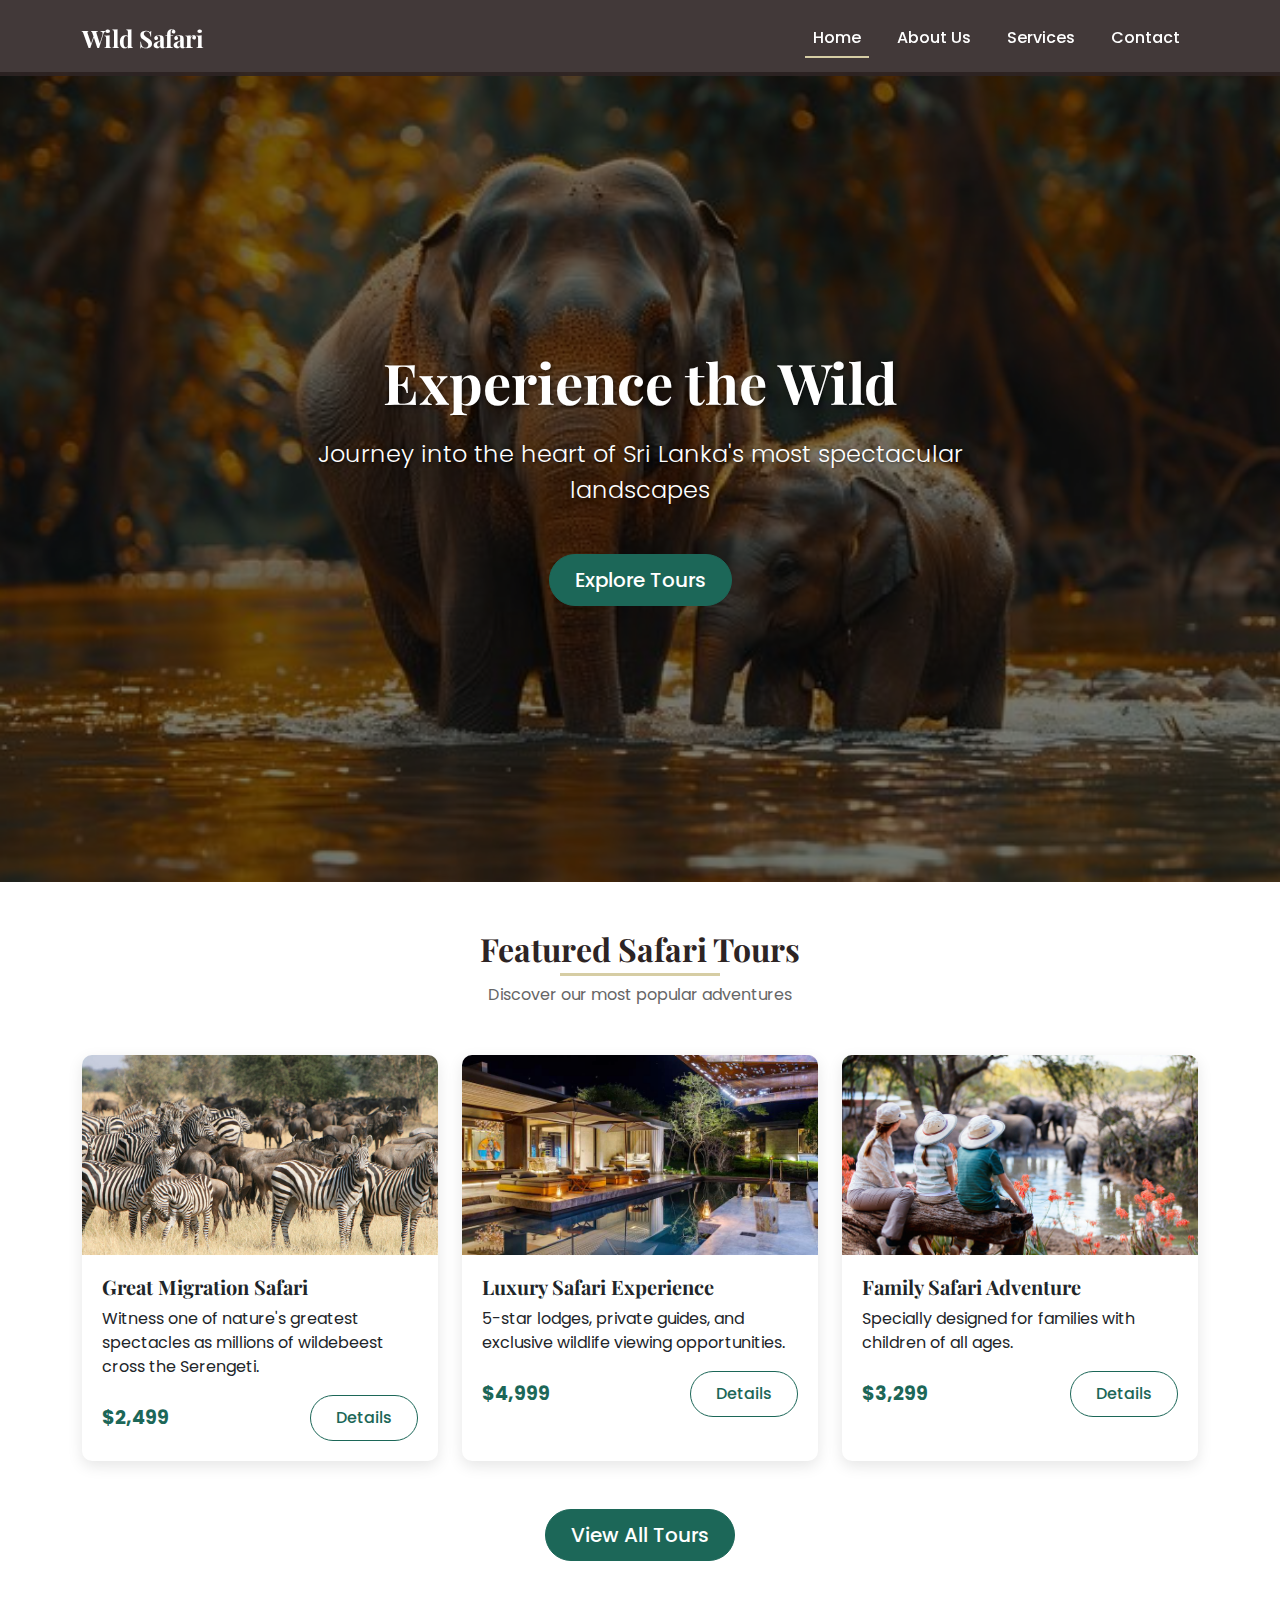
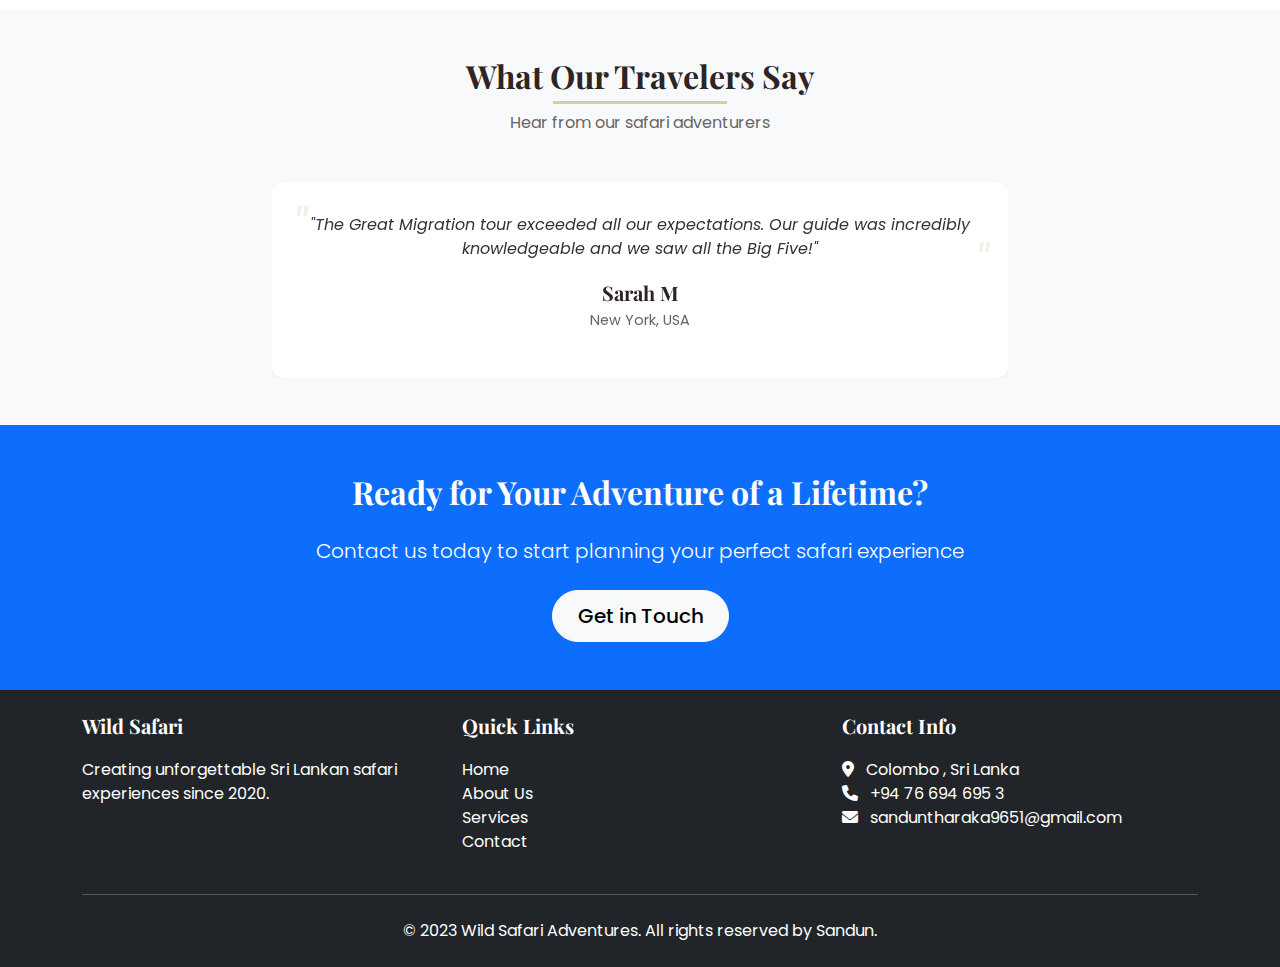
<file: index.html>
<!DOCTYPE html>
<html lang="en">
<head>
    <meta charset="UTF-8">
    <meta name="viewport" content="width=device-width, initial-scale=1.0">
    <title>Wild Safari Adventures</title>
    <link href="https://cdn.jsdelivr.net/npm/bootstrap@5.3.0/dist/css/bootstrap.min.css" rel="stylesheet">
    <link rel="stylesheet" href="https://cdnjs.cloudflare.com/ajax/libs/font-awesome/6.0.0/css/all.min.css">
    <link href="https://fonts.googleapis.com/css2?family=Playfair+Display:wght@700&family=Poppins:wght@400;500&display=swap" rel="stylesheet">
    <link rel="stylesheet" href="css/style.css">
</head>
<body>
    <!-- Navigation -->
    <nav class="navbar navbar-expand-lg navbar-dark fixed-top">
        <div class="container">
            <a class="navbar-brand" href="#">Wild Safari</a>
            <button class="navbar-toggler" type="button" data-bs-toggle="collapse" data-bs-target="#navbarNav">
                <span class="navbar-toggler-icon"></span>
            </button>
            <div class="collapse navbar-collapse" id="navbarNav">
                <ul class="navbar-nav ms-auto">
                    <li class="nav-item">
                        <a class="nav-link active" href="index.html">Home</a>
                    </li>
                    <li class="nav-item">
                        <a class="nav-link" href="about.html">About Us</a>
                    </li>
                    <li class="nav-item">
                        <a class="nav-link" href="services.html">Services</a>
                    </li>
                    <li class="nav-item">
                        <a class="nav-link" href="contact.html">Contact</a>
                    </li>
                </ul>
            </div>
        </div>
    </nav>

    <!-- Hero Section -->
    <header class="hero">
        <div class="hero-overlay"></div>
        <div class="hero-content text-center text-white">
            <h1 class="display-3 fw-bold">Experience the Wild</h1>
            <p class="lead">Journey into the heart of Sri Lanka's most spectacular landscapes</p>
            <a href="services.html" class="btn btn-primary btn-lg mt-3">Explore Tours</a>
        </div>
    </header>

    <!-- Featured Tours -->
    <section class="py-5">
        <div class="container">
            <div class="text-center mb-5">
                <h2 class="section-title">Featured Safari Tours</h2>
                <p class="section-subtitle">Discover our most popular adventures</p>
            </div>
            
            <div class="row g-4">
                <div class="col-md-4">
                    <div class="card tour-card h-100">
                        <img src="images/safari1.jpg" class="card-img-top" alt="Great Migration Safari">
                        <div class="card-body">
                            <h5 class="card-title">Great Migration Safari</h5>
                            <p class="card-text">Witness one of nature's greatest spectacles as millions of wildebeest cross the Serengeti.</p>
                            <div class="d-flex justify-content-between align-items-center">
                                <span class="price">$2,499</span>
                                <a href="#" class="btn btn-outline-primary">Details</a>
                            </div>
                        </div>
                    </div>
                </div>
                
                <div class="col-md-4">
                    <div class="card tour-card h-100">
                        <img src="images/safari4.jpg" class="card-img-top" alt="Luxury Safari Experience">
                        <div class="card-body">
                            <h5 class="card-title">Luxury Safari Experience</h5>
                            <p class="card-text">5-star lodges, private guides, and exclusive wildlife viewing opportunities.</p>
                            <div class="d-flex justify-content-between align-items-center">
                                <span class="price">$4,999</span>
                                <a href="#" class="btn btn-outline-primary">Details</a>
                            </div>
                        </div>
                    </div>
                </div>
                
                <div class="col-md-4">
                    <div class="card tour-card h-100">
                        <img src="images/safari3.jpg" class="card-img-top" alt="Family Safari Adventure">
                        <div class="card-body">
                            <h5 class="card-title">Family Safari Adventure</h5>
                            <p class="card-text">Specially designed for families with children of all ages.</p>
                            <div class="d-flex justify-content-between align-items-center">
                                <span class="price">$3,299</span>
                                <a href="#" class="btn btn-outline-primary">Details</a>
                            </div>
                        </div>
                    </div>
                </div>
            </div>
            
            <div class="text-center mt-5">
                <a href="services.html" class="btn btn-primary btn-lg">View All Tours</a>
            </div>
        </div>
    </section>

    <!-- Testimonials -->
    <section class="py-5 bg-light">
        <div class="container">
            <div class="text-center mb-5">
                <h2 class="section-title">What Our Travelers Say</h2>
                <p class="section-subtitle">Hear from our safari adventurers</p>
            </div>
            
            <div class="row">
                <div class="col-lg-8 mx-auto">
                    <div id="testimonialCarousel" class="carousel slide" data-bs-ride="carousel">
                        <div class="carousel-inner">
                            <div class="carousel-item active">
                                <div class="testimonial-item text-center">
                                    <div class="testimonial-content">
                                        <p>"The Great Migration tour exceeded all our expectations. Our guide was incredibly knowledgeable and we saw all the Big Five!"</p>
                                    </div>
                                    <div class="testimonial-author">
                                        <h5>Sarah M</h5>
                                        <p>New York, USA</p>
                                    </div>
                                </div>
                            </div>
                            <div class="carousel-item">
                                <div class="testimonial-item text-center">
                                    <div class="testimonial-content">
                                        <p>"Our family had the most amazing time. The kids loved every minute and we felt completely safe throughout."</p>
                                    </div>
                                    <div class="testimonial-author">
                                        <h5>Michael Chen</h5>
                                        <p>Toronto, Canada</p>
                                    </div>
                                </div>
                            </div>
                        </div>
                        <button class="carousel-control-prev" type="button" data-bs-target="#testimonialCarousel" data-bs-slide="prev">
                            <span class="carousel-control-prev-icon" aria-hidden="true"></span>
                        </button>
                        <button class="carousel-control-next" type="button" data-bs-target="#testimonialCarousel" data-bs-slide="next">
                            <span class="carousel-control-next-icon" aria-hidden="true"></span>
                        </button>
                    </div>
                </div>
            </div>
        </div>
    </section>

    <!-- Call to Action -->
    <section class="py-5 bg-primary text-white">
        <div class="container text-center">
            <h2 class="mb-4">Ready for Your Adventure of a Lifetime?</h2>
            <p class="lead mb-4">Contact us today to start planning your perfect safari experience</p>
            <a href="contact.html" class="btn btn-light btn-lg">Get in Touch</a>
        </div>
    </section>

    <!-- Footer -->
    <footer class="py-4 bg-dark text-white">
        <div class="container">
            <div class="row">
                <div class="col-md-4 mb-3 mb-md-0">
                    <h5>Wild Safari</h5>
                    <p>Creating unforgettable Sri Lankan safari experiences since 2020.</p>
                </div>
                <div class="col-md-4 mb-3 mb-md-0">
                    <h5>Quick Links</h5>
                    <ul class="list-unstyled">
                        <li><a href="index.html" class="text-white">Home</a></li>
                        <li><a href="about.html" class="text-white">About Us</a></li>
                        <li><a href="services.html" class="text-white">Services</a></li>
                        <li><a href="contact.html" class="text-white">Contact</a></li>
                    </ul>
                </div>
                <div class="col-md-4">
                    <h5>Contact Info</h5>
                    <ul class="list-unstyled">
                        <li><i class="fas fa-map-marker-alt me-2"></i> Colombo , Sri Lanka</li>
                        <li><i class="fas fa-phone me-2"></i> +94 76 694 695 3</li>
                        <li><i class="fas fa-envelope me-2"></i> sanduntharaka9651@gmail.com</li>
                    </ul>
                </div>
            </div>
            <hr class="my-4">
            <div class="text-center">
                <p class="mb-0">&copy; 2023 Wild Safari Adventures. All rights reserved by Sandun.</p>
            </div>
        </div>
    </footer>

    <script src="https://cdn.jsdelivr.net/npm/bootstrap@5.3.0/dist/js/bootstrap.bundle.min.js"></script>
    <script src="js/script.js"></script>
</body>
</html>
</file>
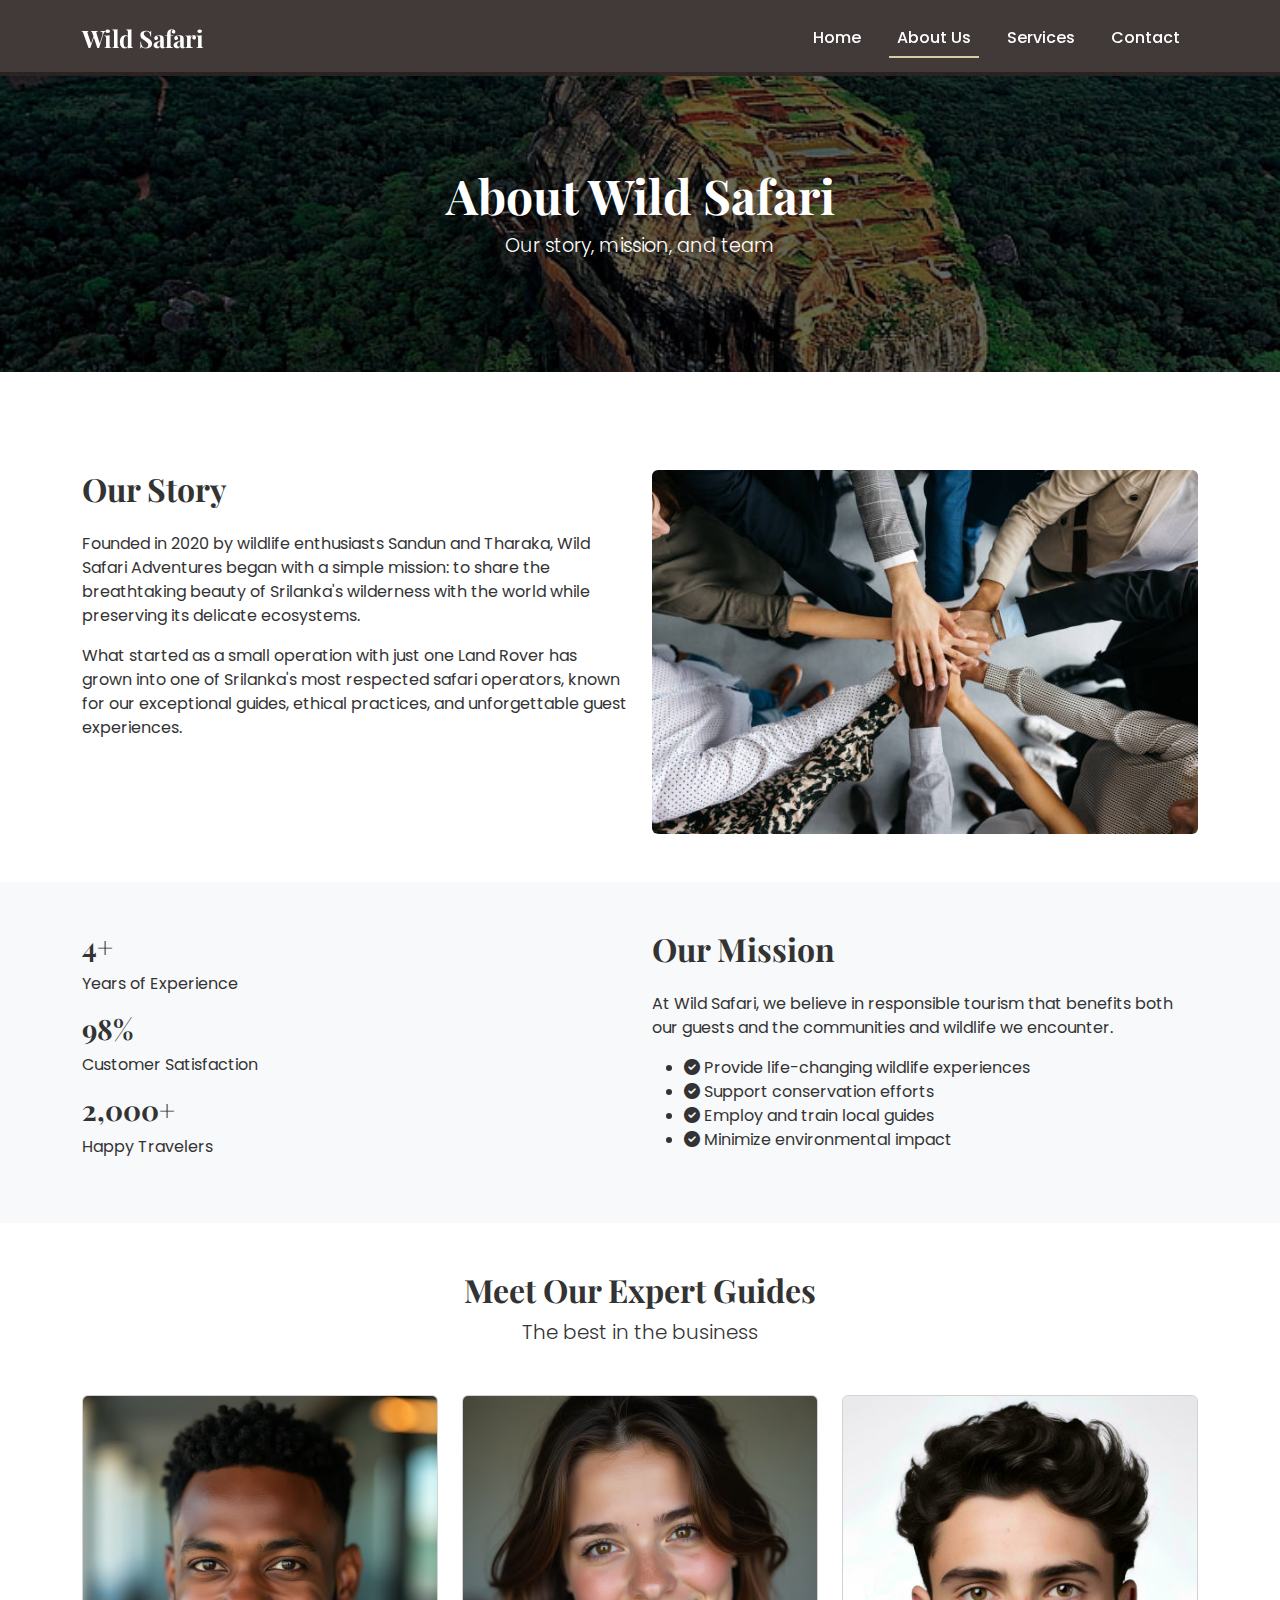
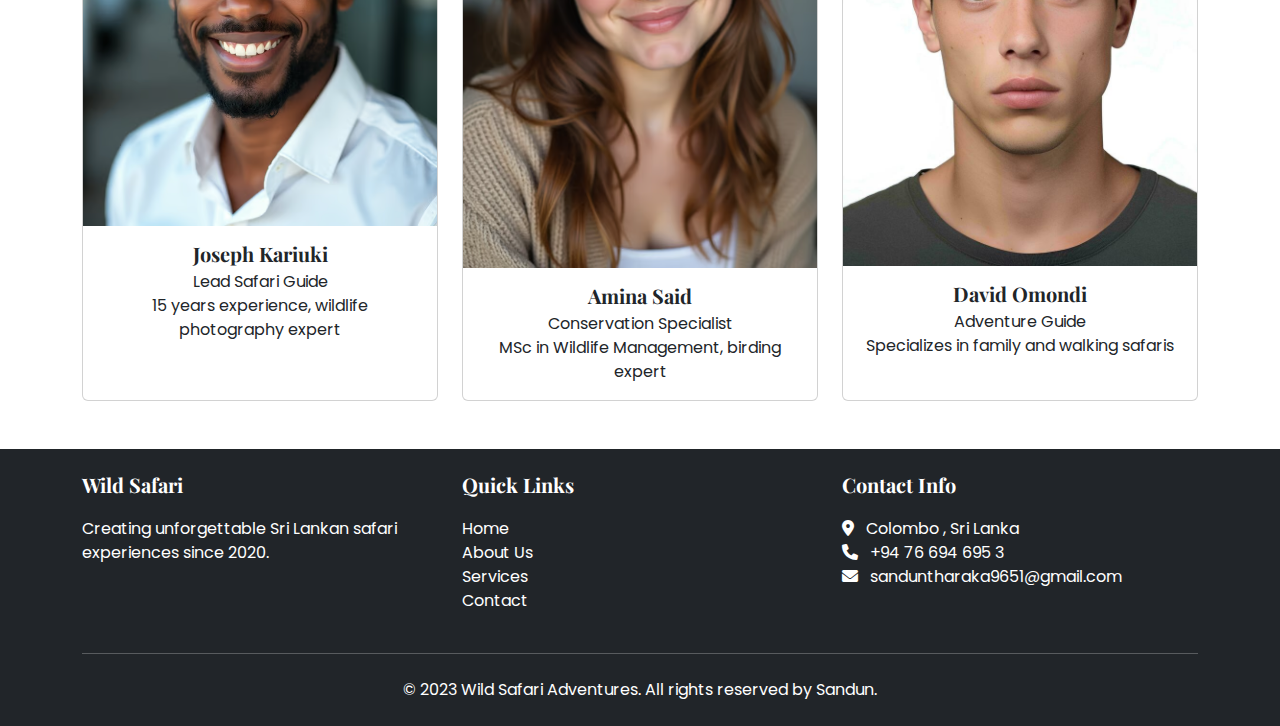
<file: about.html>
<!DOCTYPE html>
<html lang="en">
<head>
    <meta charset="UTF-8">
    <meta name="viewport" content="width=device-width, initial-scale=1.0">
    <title>About Us - Wild Safari Adventures</title>
    <link href="https://cdn.jsdelivr.net/npm/bootstrap@5.3.0/dist/css/bootstrap.min.css" rel="stylesheet">
    <link rel="stylesheet" href="https://cdnjs.cloudflare.com/ajax/libs/font-awesome/6.0.0/css/all.min.css">
    <link href="https://fonts.googleapis.com/css2?family=Playfair+Display:wght@700&family=Poppins:wght@400;500&display=swap" rel="stylesheet">
    <link rel="stylesheet" href="css/style.css">
</head>
<body>
    <!-- Navigation -->
    <nav class="navbar navbar-expand-lg navbar-dark fixed-top">
        <div class="container">
            <a class="navbar-brand" href="index.html">Wild Safari</a>
            <button class="navbar-toggler" type="button" data-bs-toggle="collapse" data-bs-target="#navbarNav">
                <span class="navbar-toggler-icon"></span>
            </button>
            <div class="collapse navbar-collapse" id="navbarNav">
                <ul class="navbar-nav ms-auto">
                    <li class="nav-item">
                        <a class="nav-link" href="index.html">Home</a>
                    </li>
                    <li class="nav-item">
                        <a class="nav-link active" href="about.html">About Us</a>
                    </li>
                    <li class="nav-item">
                        <a class="nav-link" href="services.html">Services</a>
                    </li>
                    <li class="nav-item">
                        <a class="nav-link" href="contact.html">Contact</a>
                    </li>
                </ul>
            </div>
        </div>
    </nav>

    <!-- Page Header -->
    <header class="page-header">
        <div class="container h-100">
            <div class="row h-100 align-items-center">
                <div class="col-12 text-center">
                    <h1>About Wild Safari</h1>
                    <p class="lead">Our story, mission, and team</p>
                </div>
            </div>
        </div>
    </header>

    <!-- About Content -->
    <section class="py-5">
        <div class="container">
            <div class="row">
                <div class="col-lg-6">
                    <h2 class="mb-4">Our Story</h2>
                    <p>Founded in 2020 by wildlife enthusiasts Sandun and Tharaka, Wild Safari Adventures began with a simple mission: to share the breathtaking beauty of Srilanka's wilderness with the world while preserving its delicate ecosystems.</p>
                    <p>What started as a small operation with just one Land Rover has grown into one of Srilanka's most respected safari operators, known for our exceptional guides, ethical practices, and unforgettable guest experiences.</p>
                </div>
                <div class="col-lg-6">
                    <img src="images/about.jpg" alt="Our Team" class="img-fluid rounded">
                </div>
            </div>
        </div>
    </section>

    <!-- Mission Section -->
    <section class="py-5 bg-light">
        <div class="container">
            <div class="row">
                <div class="col-lg-6 order-lg-2">
                    <h2 class="mb-4">Our Mission</h2>
                    <p>At Wild Safari, we believe in responsible tourism that benefits both our guests and the communities and wildlife we encounter.</p>
                    <ul class="mission-list">
                        <li><i class="fas fa-check-circle"></i> Provide life-changing wildlife experiences</li>
                        <li><i class="fas fa-check-circle"></i> Support conservation efforts</li>
                        <li><i class="fas fa-check-circle"></i> Employ and train local guides</li>
                        <li><i class="fas fa-check-circle"></i> Minimize environmental impact</li>
                    </ul>
                </div>
                <div class="col-lg-6 order-lg-1">
                    <div class="mission-image">
                        <div class="mission-stat">
                            <h3>4+</h3>
                            <p>Years of Experience</p>
                        </div>
                        <div class="mission-stat">
                            <h3>98%</h3>
                            <p>Customer Satisfaction</p>
                        </div>
                        <div class="mission-stat">
                            <h3>2,000+</h3>
                            <p>Happy Travelers</p>
                        </div>
                    </div>
                </div>
            </div>
        </div>
    </section>

    <!-- Team Section -->
    <section class="py-5">
        <div class="container">
            <div class="text-center mb-5">
                <h2>Meet Our Expert Guides</h2>
                <p class="lead">The best in the business</p>
            </div>
            
            <div class="row g-4">
                <div class="col-md-4">
                    <div class="card team-card h-100">
                        <img src="images/men1.jpg" class="card-img-top" alt="Guide">
                        <div class="card-body text-center">
                            <h5 class="card-title">Joseph Kariuki</h5>
                            <p class="card-subtitle">Lead Safari Guide</p>
                            <p class="card-text">15 years experience, wildlife photography expert</p>
                        </div>
                    </div>
                </div>
                
                <div class="col-md-4">
                    <div class="card team-card h-100">
                        <img src="images/women1.jpg" class="card-img-top" alt="Guide">
                        <div class="card-body text-center">
                            <h5 class="card-title">Amina Said</h5>
                            <p class="card-subtitle">Conservation Specialist</p>
                            <p class="card-text">MSc in Wildlife Management, birding expert</p>
                        </div>
                    </div>
                </div>
                
                <div class="col-md-4">
                    <div class="card team-card h-100">
                        <img src="images/men3.jpg" class="card-img-top" alt="Guide">
                        <div class="card-body text-center">
                            <h5 class="card-title">David Omondi</h5>
                            <p class="card-subtitle">Adventure Guide</p>
                            <p class="card-text">Specializes in family and walking safaris</p>
                        </div>
                    </div>
                </div>
            </div>
        </div>
    </section>

     <!-- Footer -->
     <footer class="py-4 bg-dark text-white">
        <div class="container">
            <div class="row">
                <div class="col-md-4 mb-3 mb-md-0">
                    <h5>Wild Safari</h5>
                    <p>Creating unforgettable Sri Lankan safari experiences since 2020.</p>
                </div>
                <div class="col-md-4 mb-3 mb-md-0">
                    <h5>Quick Links</h5>
                    <ul class="list-unstyled">
                        <li><a href="index.html" class="text-white">Home</a></li>
                        <li><a href="about.html" class="text-white">About Us</a></li>
                        <li><a href="services.html" class="text-white">Services</a></li>
                        <li><a href="contact.html" class="text-white">Contact</a></li>
                    </ul>
                </div>
                <div class="col-md-4">
                    <h5>Contact Info</h5>
                    <ul class="list-unstyled">
                        <li><i class="fas fa-map-marker-alt me-2"></i> Colombo , Sri Lanka</li>
                        <li><i class="fas fa-phone me-2"></i> +94 76 694 695 3</li>
                        <li><i class="fas fa-envelope me-2"></i> sanduntharaka9651@gmail.com</li>
                    </ul>
                </div>
            </div>
            <hr class="my-4">
            <div class="text-center">
                <p class="mb-0">&copy; 2023 Wild Safari Adventures. All rights reserved by Sandun.</p>
            </div>
        </div>
    </footer>

    <script src="https://cdn.jsdelivr.net/npm/bootstrap@5.3.0/dist/js/bootstrap.bundle.min.js"></script>
</body>
</html>
</file>
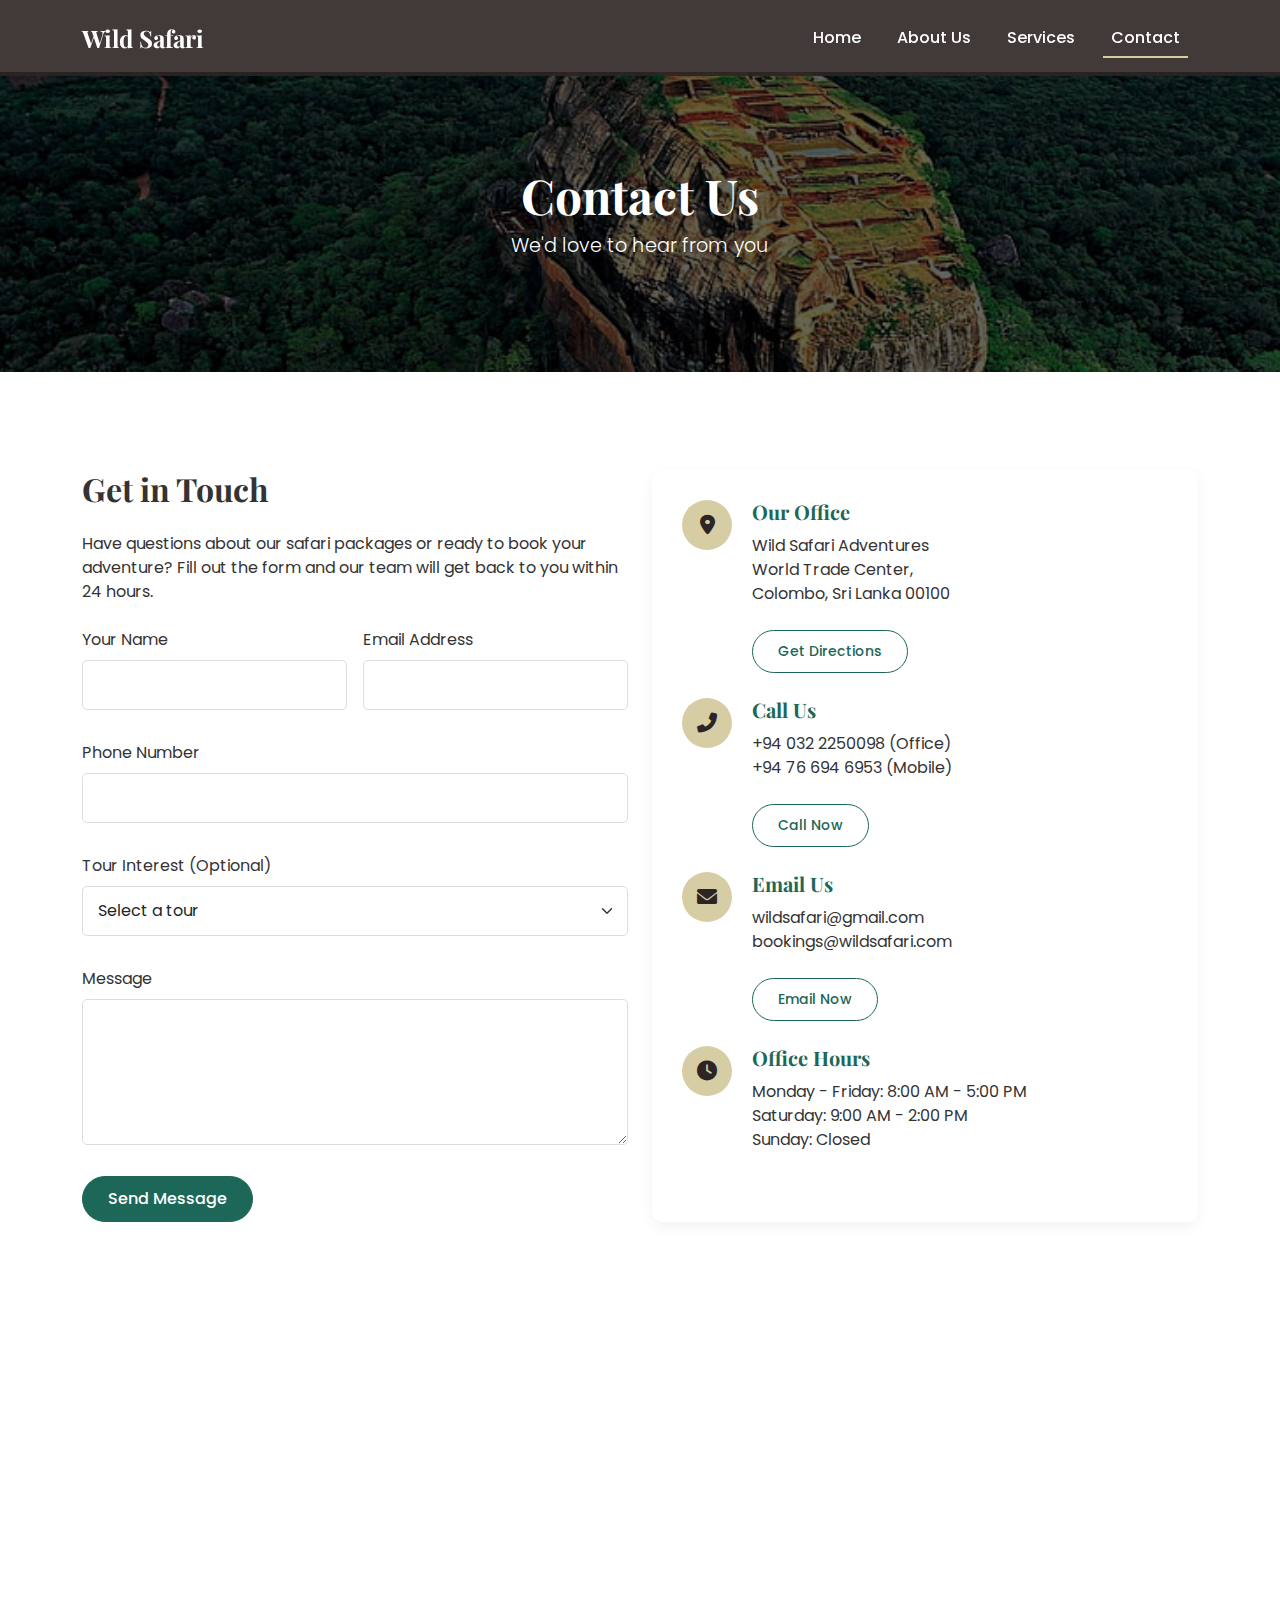
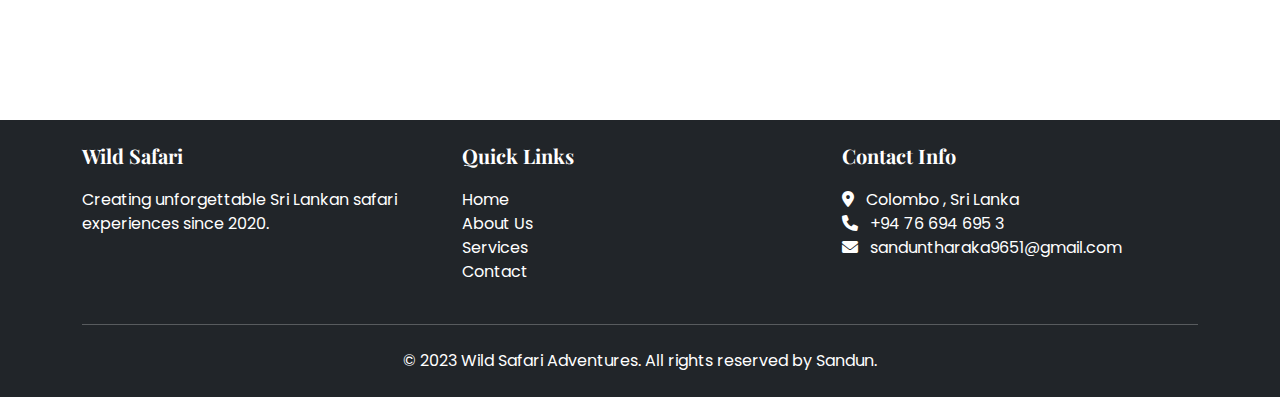
<file: contact.html>
<!DOCTYPE html>
<html lang="en">
<head>
    <meta charset="UTF-8">
    <meta name="viewport" content="width=device-width, initial-scale=1.0">
    <title>Contact Us - Wild Safari Adventures</title>
    <link href="https://cdn.jsdelivr.net/npm/bootstrap@5.3.0/dist/css/bootstrap.min.css" rel="stylesheet">
    <link rel="stylesheet" href="https://cdnjs.cloudflare.com/ajax/libs/font-awesome/6.0.0/css/all.min.css">
    <link href="https://fonts.googleapis.com/css2?family=Playfair+Display:wght@700&family=Poppins:wght@400;500&display=swap" rel="stylesheet">
    <link rel="stylesheet" href="css/style.css">
</head>
<body>
    <!-- Navigation -->
    <nav class="navbar navbar-expand-lg navbar-dark fixed-top">
        <div class="container">
            <a class="navbar-brand" href="index.html">Wild Safari</a>
            <button class="navbar-toggler" type="button" data-bs-toggle="collapse" data-bs-target="#navbarNav">
                <span class="navbar-toggler-icon"></span>
            </button>
            <div class="collapse navbar-collapse" id="navbarNav">
                <ul class="navbar-nav ms-auto">
                    <li class="nav-item">
                        <a class="nav-link" href="index.html">Home</a>
                    </li>
                    <li class="nav-item">
                        <a class="nav-link" href="about.html">About Us</a>
                    </li>
                    <li class="nav-item">
                        <a class="nav-link" href="services.html">Services</a>
                    </li>
                    <li class="nav-item">
                        <a class="nav-link active" href="contact.html">Contact</a>
                    </li>
                </ul>
            </div>
        </div>
    </nav>

    <!-- Page Header -->
    <header class="page-header">
        <div class="container h-100">
            <div class="row h-100 align-items-center">
                <div class="col-12 text-center">
                    <h1>Contact Us</h1>
                    <p class="lead">We'd love to hear from you</p>
                </div>
            </div>
        </div>
    </header>

    <!-- Contact Section -->
    <section class="py-5">
        <div class="container">
            <div class="row g-4">
                <div class="col-lg-6">
                    <h2 class="mb-4">Get in Touch</h2>
                    <p>Have questions about our safari packages or ready to book your adventure? Fill out the form and our team will get back to you within 24 hours.</p>
                    
                    <form id="contactForm" class="mt-4" netlify>
                        <div class="row g-3">
                            <div class="col-md-6">
                                <label for="name" class="form-label">Your Name</label>
                                <input type="text" class="form-control" id="name" name="name" required>
                            </div>
                            <div class="col-md-6">
                                <label for="email" class="form-label">Email Address</label>
                                <input type="email" class="form-control" id="email" name="email" required>
                            </div>
                            <div class="col-12">
                                <label for="phone" class="form-label">Phone Number</label>
                                <input type="tel" class="form-control" id="phone" name="phone">
                            </div>
                            <div class="col-12">
                                <label for="tour" class="form-label">Tour Interest (Optional)</label>
                                <select class="form-select" id="tour" name="tour">
                                    <option value="">Select a tour</option>
                                    <option value="Classic Safari">Classic Safari</option>
                                    <option value="Luxury Safari">Luxury Safari</option>
                                    <option value="Family Safari">Family Safari</option>
                                    <option value="Photography Safari">Photography Safari</option>
                                    <option value="Other">Other</option>
                                </select>
                            </div>
                            <div class="col-12">
                                <label for="message" class="form-label">Message</label>
                                <textarea class="form-control" id="message" name="message" rows="5" required></textarea>
                            </div>
                            <div class="col-12">
                                <button type="submit" class="btn btn-primary">Send Message</button>
                            </div>
                        </div>
                    </form>
                </div>
                
                <div class="col-lg-6">
                    <div class="contact-info">
                        <div class="contact-item">
                            <div class="contact-icon">
                                <i class="fas fa-map-marker-alt"></i>
                            </div>
                            <div class="contact-details">
                                <h5>Our Office</h5>
                                <p>Wild Safari Adventures<br>
                                World Trade Center,<br>
                                Colombo, Sri Lanka 00100</p>
                                <a href="#" class="btn btn-sm btn-outline-primary mt-2">Get Directions</a>
                            </div>
                        </div>
                        
                        <div class="contact-item">
                            <div class="contact-icon">
                                <i class="fas fa-phone-alt"></i>
                            </div>
                            <div class="contact-details">
                                <h5>Call Us</h5>
                                <p>+94 032 2250098 (Office)<br>
                                +94 76 694 6953 (Mobile)</p>
                                <a href="tel:+94766946953" class="btn btn-sm btn-outline-primary mt-2">Call Now</a>
                            </div>
                        </div>
                        
                        <div class="contact-item">
                            <div class="contact-icon">
                                <i class="fas fa-envelope"></i>
                            </div>
                            <div class="contact-details">
                                <h5>Email Us</h5>
                                <p>wildsafari@gmail.com<br>
                                bookings@wildsafari.com</p>
                                <a href="mailto:info@wildsafari.com" class="btn btn-sm btn-outline-primary mt-2">Email Now</a>
                            </div>
                        </div>
                        
                        <div class="contact-item">
                            <div class="contact-icon">
                                <i class="fas fa-clock"></i>
                            </div>
                            <div class="contact-details">
                                <h5>Office Hours</h5>
                                <p>Monday - Friday: 8:00 AM - 5:00 PM<br>
                                Saturday: 9:00 AM - 2:00 PM<br>
                                Sunday: Closed</p>
                            </div>
                        </div>
                    </div>
                </div>
            </div>
        </div>
    </section>

    <!-- Map Section -->
    <section class="map-section">
        <div class="container-fluid p-0">
            <div class="map-container">
                <iframe src="https://www.google.com/maps/embed?pb=!1m18!1m12!1m3!1d63311.11656270213!2d79.84155722220898!3d6.9270788!2m3!1f0!2f0!3f0!3m2!1i1024!2i768!4f13.1!3m3!1m2!1s0x3ae2593a07d6c0e5%3A0xa164b5a6aa02c6cd!2sColombo!5e0!3m2!1sen!2slk!4v1620000000000!5m2!1sen!2slk" width="600" height="450" style="border:0;" allowfullscreen="" loading="lazy"></iframe>
            </div>
        </div>
    </section>

  <!-- Footer -->
  <footer class="py-4 bg-dark text-white">
    <div class="container">
        <div class="row">
            <div class="col-md-4 mb-3 mb-md-0">
                <h5>Wild Safari</h5>
                <p>Creating unforgettable Sri Lankan safari experiences since 2020.</p>
            </div>
            <div class="col-md-4 mb-3 mb-md-0">
                <h5>Quick Links</h5>
                <ul class="list-unstyled">
                    <li><a href="index.html" class="text-white">Home</a></li>
                    <li><a href="about.html" class="text-white">About Us</a></li>
                    <li><a href="services.html" class="text-white">Services</a></li>
                    <li><a href="contact.html" class="text-white">Contact</a></li>
                </ul>
            </div>
            <div class="col-md-4">
                <h5>Contact Info</h5>
                <ul class="list-unstyled">
                    <li><i class="fas fa-map-marker-alt me-2"></i> Colombo , Sri Lanka</li>
                    <li><i class="fas fa-phone me-2"></i> +94 76 694 695 3</li>
                    <li><i class="fas fa-envelope me-2"></i> sanduntharaka9651@gmail.com</li>
                </ul>
            </div>
        </div>
        <hr class="my-4">
        <div class="text-center">
            <p class="mb-0">&copy; 2023 Wild Safari Adventures. All rights reserved by Sandun.</p>
        </div>
    </div>
</footer>

    <script src="https://cdn.jsdelivr.net/npm/bootstrap@5.3.0/dist/js/bootstrap.bundle.min.js"></script>
    <script src="js/script.js"></script>
</body>
</html>
</file>
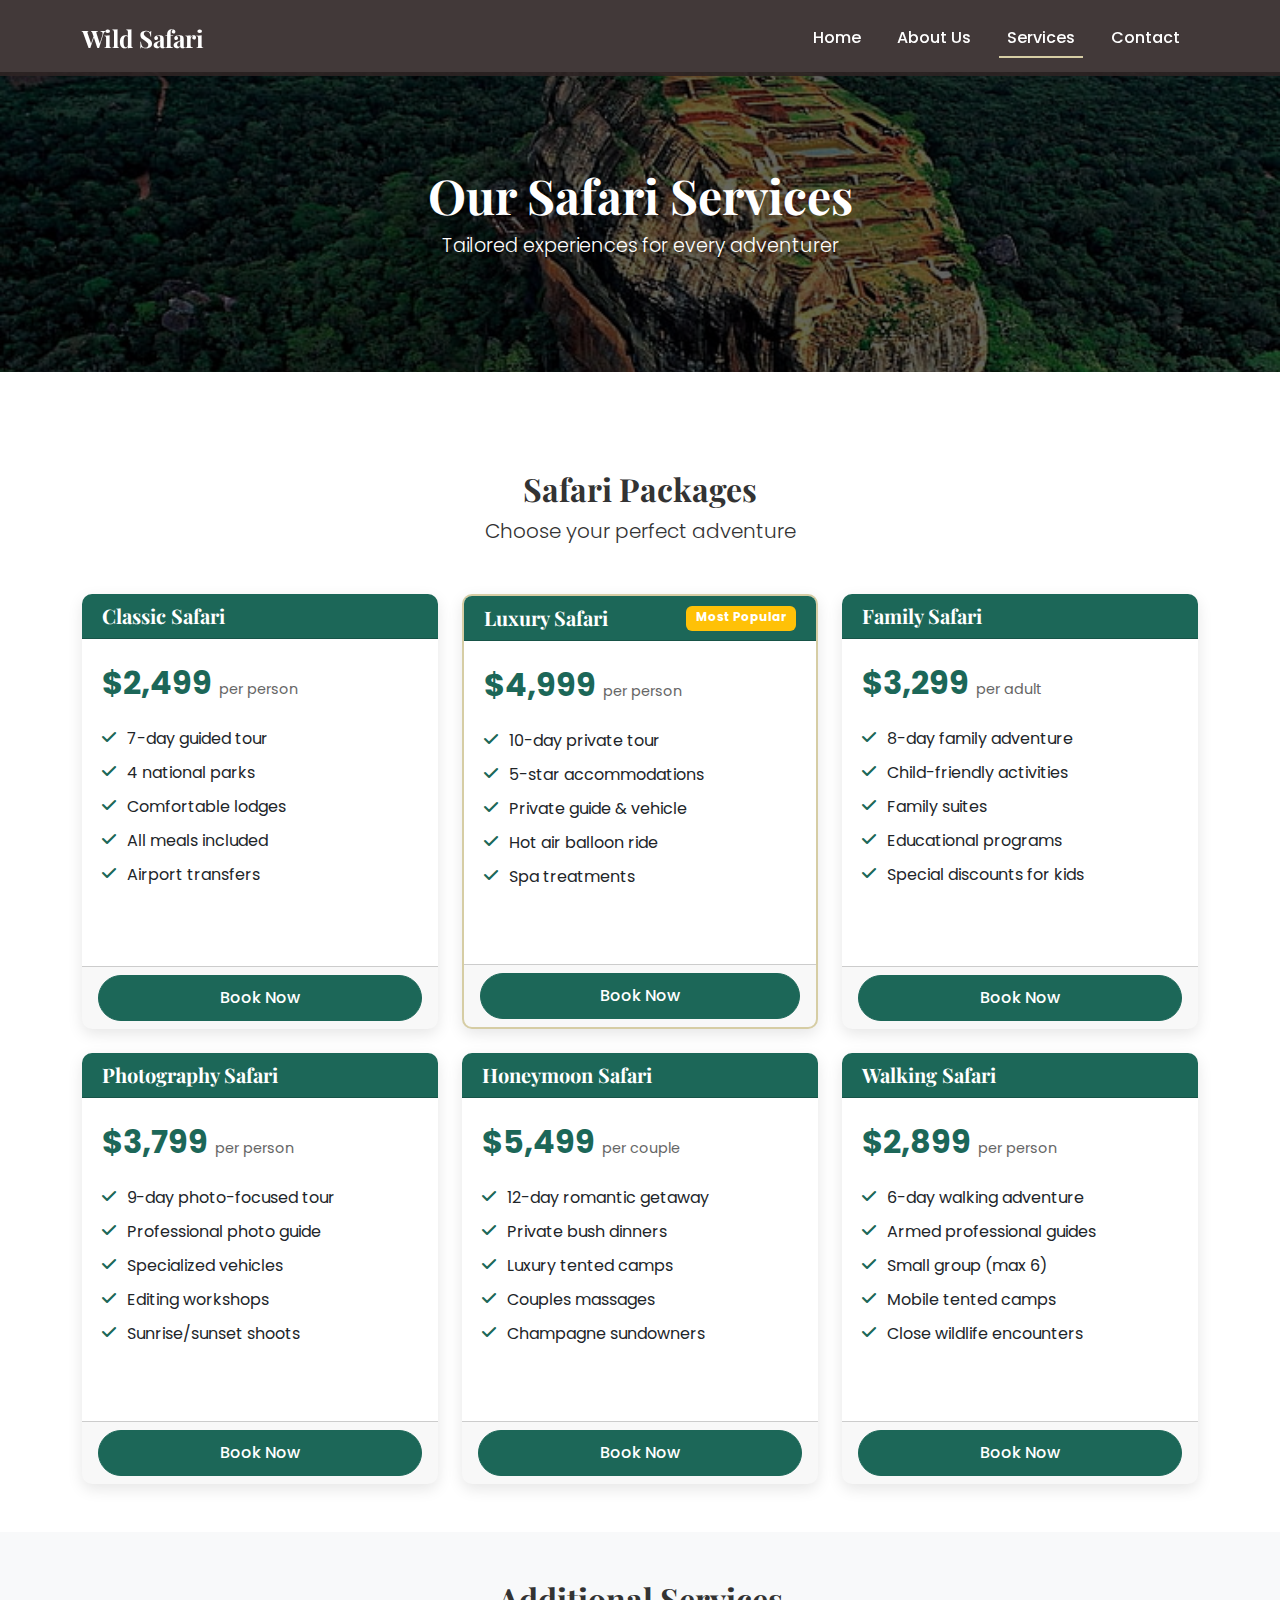
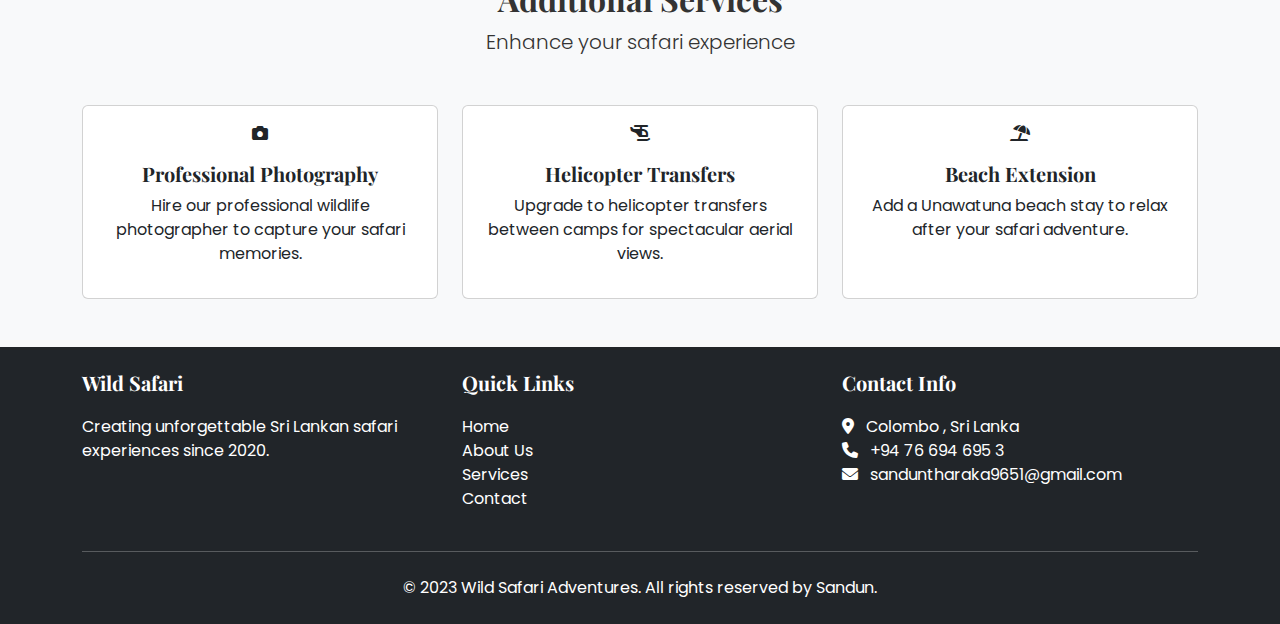
<file: services.html>
<!DOCTYPE html>
<html lang="en">
<head>
    <meta charset="UTF-8">
    <meta name="viewport" content="width=device-width, initial-scale=1.0">
    <title>Our Services - Wild Safari Adventures</title>
    <link href="https://cdn.jsdelivr.net/npm/bootstrap@5.3.0/dist/css/bootstrap.min.css" rel="stylesheet">
    <link rel="stylesheet" href="https://cdnjs.cloudflare.com/ajax/libs/font-awesome/6.0.0/css/all.min.css">
    <link href="https://fonts.googleapis.com/css2?family=Playfair+Display:wght@700&family=Poppins:wght@400;500&display=swap" rel="stylesheet">
    <link rel="stylesheet" href="css/style.css">
</head>
<body>
    <!-- Navigation -->
    <nav class="navbar navbar-expand-lg navbar-dark fixed-top">
        <div class="container">
            <a class="navbar-brand" href="index.html">Wild Safari</a>
            <button class="navbar-toggler" type="button" data-bs-toggle="collapse" data-bs-target="#navbarNav">
                <span class="navbar-toggler-icon"></span>
            </button>
            <div class="collapse navbar-collapse" id="navbarNav">
                <ul class="navbar-nav ms-auto">
                    <li class="nav-item">
                        <a class="nav-link" href="index.html">Home</a>
                    </li>
                    <li class="nav-item">
                        <a class="nav-link" href="about.html">About Us</a>
                    </li>
                    <li class="nav-item">
                        <a class="nav-link active" href="services.html">Services</a>
                    </li>
                    <li class="nav-item">
                        <a class="nav-link" href="contact.html">Contact</a>
                    </li>
                </ul>
            </div>
        </div>
    </nav>

    <!-- Page Header -->
    <header class="page-header">
        <div class="container h-100">
            <div class="row h-100 align-items-center">
                <div class="col-12 text-center">
                    <h1>Our Safari Services</h1>
                    <p class="lead">Tailored experiences for every adventurer</p>
                </div>
            </div>
        </div>
    </header>

    <!-- Services Section -->
    <section class="py-5">
        <div class="container">
            <div class="text-center mb-5">
                <h2>Safari Packages</h2>
                <p class="lead">Choose your perfect adventure</p>
            </div>
            
            <div class="row g-4">
                <div class="col-md-6 col-lg-4">
                    <div class="card service-card h-100">
                        <div class="card-header">
                            <h5 class="mb-0">Classic Safari</h5>
                        </div>
                        <div class="card-body">
                            <div class="price">$2,499 <span>per person</span></div>
                            <ul class="service-features">
                                <li><i class="fas fa-check"></i> 7-day guided tour</li>
                                <li><i class="fas fa-check"></i> 4 national parks</li>
                                <li><i class="fas fa-check"></i> Comfortable lodges</li>
                                <li><i class="fas fa-check"></i> All meals included</li>
                                <li><i class="fas fa-check"></i> Airport transfers</li>
                            </ul>
                        </div>
                        <div class="card-footer">
                            <a href="contact.html" class="btn btn-primary w-100">Book Now</a>
                        </div>
                    </div>
                </div>
                
                <div class="col-md-6 col-lg-4">
                    <div class="card service-card h-100 featured">
                        <div class="card-header">
                            <h5 class="mb-0">Luxury Safari</h5>
                            <span class="badge bg-warning">Most Popular</span>
                        </div>
                        <div class="card-body">
                            <div class="price">$4,999 <span>per person</span></div>
                            <ul class="service-features">
                                <li><i class="fas fa-check"></i> 10-day private tour</li>
                                <li><i class="fas fa-check"></i> 5-star accommodations</li>
                                <li><i class="fas fa-check"></i> Private guide & vehicle</li>
                                <li><i class="fas fa-check"></i> Hot air balloon ride</li>
                                <li><i class="fas fa-check"></i> Spa treatments</li>
                            </ul>
                        </div>
                        <div class="card-footer">
                            <a href="contact.html" class="btn btn-primary w-100">Book Now</a>
                        </div>
                    </div>
                </div>
                
                <div class="col-md-6 col-lg-4">
                    <div class="card service-card h-100">
                        <div class="card-header">
                            <h5 class="mb-0">Family Safari</h5>
                        </div>
                        <div class="card-body">
                            <div class="price">$3,299 <span>per adult</span></div>
                            <ul class="service-features">
                                <li><i class="fas fa-check"></i> 8-day family adventure</li>
                                <li><i class="fas fa-check"></i> Child-friendly activities</li>
                                <li><i class="fas fa-check"></i> Family suites</li>
                                <li><i class="fas fa-check"></i> Educational programs</li>
                                <li><i class="fas fa-check"></i> Special discounts for kids</li>
                            </ul>
                        </div>
                        <div class="card-footer">
                            <a href="contact.html" class="btn btn-primary w-100">Book Now</a>
                        </div>
                    </div>
                </div>
                
                <div class="col-md-6 col-lg-4">
                    <div class="card service-card h-100">
                        <div class="card-header">
                            <h5 class="mb-0">Photography Safari</h5>
                        </div>
                        <div class="card-body">
                            <div class="price">$3,799 <span>per person</span></div>
                            <ul class="service-features">
                                <li><i class="fas fa-check"></i> 9-day photo-focused tour</li>
                                <li><i class="fas fa-check"></i> Professional photo guide</li>
                                <li><i class="fas fa-check"></i> Specialized vehicles</li>
                                <li><i class="fas fa-check"></i> Editing workshops</li>
                                <li><i class="fas fa-check"></i> Sunrise/sunset shoots</li>
                            </ul>
                        </div>
                        <div class="card-footer">
                            <a href="contact.html" class="btn btn-primary w-100">Book Now</a>
                        </div>
                    </div>
                </div>
                
                <div class="col-md-6 col-lg-4">
                    <div class="card service-card h-100">
                        <div class="card-header">
                            <h5 class="mb-0">Honeymoon Safari</h5>
                        </div>
                        <div class="card-body">
                            <div class="price">$5,499 <span>per couple</span></div>
                            <ul class="service-features">
                                <li><i class="fas fa-check"></i> 12-day romantic getaway</li>
                                <li><i class="fas fa-check"></i> Private bush dinners</li>
                                <li><i class="fas fa-check"></i> Luxury tented camps</li>
                                <li><i class="fas fa-check"></i> Couples massages</li>
                                <li><i class="fas fa-check"></i> Champagne sundowners</li>
                            </ul>
                        </div>
                        <div class="card-footer">
                            <a href="contact.html" class="btn btn-primary w-100">Book Now</a>
                        </div>
                    </div>
                </div>
                
                <div class="col-md-6 col-lg-4">
                    <div class="card service-card h-100">
                        <div class="card-header">
                            <h5 class="mb-0">Walking Safari</h5>
                        </div>
                        <div class="card-body">
                            <div class="price">$2,899 <span>per person</span></div>
                            <ul class="service-features">
                                <li><i class="fas fa-check"></i> 6-day walking adventure</li>
                                <li><i class="fas fa-check"></i> Armed professional guides</li>
                                <li><i class="fas fa-check"></i> Small group (max 6)</li>
                                <li><i class="fas fa-check"></i> Mobile tented camps</li>
                                <li><i class="fas fa-check"></i> Close wildlife encounters</li>
                            </ul>
                        </div>
                        <div class="card-footer">
                            <a href="contact.html" class="btn btn-primary w-100">Book Now</a>
                        </div>
                    </div>
                </div>
            </div>
        </div>
    </section>

    <!-- Additional Services -->
    <section class="py-5 bg-light">
        <div class="container">
            <div class="text-center mb-5">
                <h2>Additional Services</h2>
                <p class="lead">Enhance your safari experience</p>
            </div>
            
            <div class="row g-4">
                <div class="col-md-4">
                    <div class="card extra-service h-100">
                        <div class="card-body text-center">
                            <div class="service-icon mb-3">
                                <i class="fas fa-camera"></i>
                            </div>
                            <h5>Professional Photography</h5>
                            <p>Hire our professional wildlife photographer to capture your safari memories.</p>
                        </div>
                    </div>
                </div>
                
                <div class="col-md-4">
                    <div class="card extra-service h-100">
                        <div class="card-body text-center">
                            <div class="service-icon mb-3">
                                <i class="fas fa-helicopter"></i>
                            </div>
                            <h5>Helicopter Transfers</h5>
                            <p>Upgrade to helicopter transfers between camps for spectacular aerial views.</p>
                        </div>
                    </div>
                </div>
                
                <div class="col-md-4">
                    <div class="card extra-service h-100">
                        <div class="card-body text-center">
                            <div class="service-icon mb-3">
                                <i class="fas fa-umbrella-beach"></i>
                            </div>
                            <h5>Beach Extension</h5>
                            <p>Add a Unawatuna beach stay to relax after your safari adventure.</p>
                        </div>
                    </div>
                </div>
            </div>
        </div>
    </section>

    <!-- Footer -->
    <footer class="py-4 bg-dark text-white">
        <div class="container">
            <div class="row">
                <div class="col-md-4 mb-3 mb-md-0">
                    <h5>Wild Safari</h5>
                    <p>Creating unforgettable Sri Lankan safari experiences since 2020.</p>
                </div>
                <div class="col-md-4 mb-3 mb-md-0">
                    <h5>Quick Links</h5>
                    <ul class="list-unstyled">
                        <li><a href="index.html" class="text-white">Home</a></li>
                        <li><a href="about.html" class="text-white">About Us</a></li>
                        <li><a href="services.html" class="text-white">Services</a></li>
                        <li><a href="contact.html" class="text-white">Contact</a></li>
                    </ul>
                </div>
                <div class="col-md-4">
                    <h5>Contact Info</h5>
                    <ul class="list-unstyled">
                        <li><i class="fas fa-map-marker-alt me-2"></i> Colombo , Sri Lanka</li>
                        <li><i class="fas fa-phone me-2"></i> +94 76 694 695 3</li>
                        <li><i class="fas fa-envelope me-2"></i> sanduntharaka9651@gmail.com</li>
                    </ul>
                </div>
            </div>
            <hr class="my-4">
            <div class="text-center">
                <p class="mb-0">&copy; 2023 Wild Safari Adventures. All rights reserved by Sandun.</p>
            </div>
        </div>
    </footer>   

    <script src="https://cdn.jsdelivr.net/npm/bootstrap@5.3.0/dist/js/bootstrap.bundle.min.js"></script>
</body>
</html>
</file>
<file: css/style.css>
/* General Styles */
:root {
    --primary-color: #1C6758;
    --secondary-color: #3D8361;
    --accent-color: #D6CDA4;
    --dark-color: #2D2424;
    --light-color: #EEF2E6;
}

body {
    font-family: 'Poppins', sans-serif;
    color: #333;
    padding-top: 72px;
}

h1, h2, h3, h4, h5, h6 {
    font-family: 'Playfair Display', serif;
    font-weight: 700;
}

a {
    text-decoration: none;
    transition: all 0.3s ease;
}

.btn {
    padding: 10px 25px;
    border-radius: 30px;
    font-weight: 500;
    transition: all 0.3s ease;
}

.btn-primary {
    background-color: var(--primary-color);
    border-color: var(--primary-color);
}

.btn-primary:hover {
    background-color: var(--secondary-color);
    border-color: var(--secondary-color);
    transform: translateY(-2px);
}

.btn-outline-primary {
    color: var(--primary-color);
    border-color: var(--primary-color);
}

.btn-outline-primary:hover {
    background-color: var(--primary-color);
    border-color: var(--primary-color);
}

.section-title {
    position: relative;
    display: inline-block;
    margin-bottom: 15px;
    color: var(--dark-color);
}

.section-title::after {
    content: '';
    position: absolute;
    width: 50%;
    height: 3px;
    background-color: var(--accent-color);
    bottom: -8px;
    left: 25%;
}

.section-subtitle {
    color: #666;
    margin-bottom: 30px;
}

/* Navigation */
.navbar {
    background-color: rgba(45, 36, 36, 0.9);
    padding: 15px 0;
    transition: all 0.3s ease;
}

.navbar.scrolled {
    padding: 10px 0;
    background-color: rgba(45, 36, 36, 0.95);
    box-shadow: 0 5px 15px rgba(0, 0, 0, 0.1);
}

.navbar-brand {
    font-family: 'Playfair Display', serif;
    font-size: 24px;
    font-weight: 700;
    color: white !important;
}

.nav-link {
    color: white !important;
    font-weight: 500;
    margin: 0 10px;
    position: relative;
}

.nav-link::after {
    content: '';
    position: absolute;
    width: 0;
    height: 2px;
    background-color: var(--accent-color);
    bottom: 0;
    left: 0;
    transition: width 0.3s ease;
}

.nav-link:hover::after,
.nav-link.active::after {
    width: 100%;
}

/* Hero Section */
.hero {
    height: 90vh;
    min-height: 600px;
    background: url('../images/hero-bg.jpg') no-repeat center center;
    background-size: cover;
    position: relative;
    display: flex;
    align-items: center;
    justify-content: center;
    text-align: center;
    color: white;
}

.hero-overlay {
    position: absolute;
    top: 0;
    left: 0;
    width: 100%;
    height: 100%;
    background-color: rgba(0, 0, 0, 0.5);
}

.hero-content {
    position: relative;
    z-index: 1;
    max-width: 800px;
    padding: 0 20px;
}

.hero h1 {
    font-size: 3.5rem;
    margin-bottom: 20px;
    text-shadow: 2px 2px 5px rgba(0, 0, 0, 0.5);
    animation: fadeInDown 1s ease;
}

.hero p {
    font-size: 1.5rem;
    margin-bottom: 30px;
    text-shadow: 1px 1px 3px rgba(0, 0, 0, 0.5);
    animation: fadeInUp 1s ease;
}

/* Page Header */
.page-header {
    height: 300px;
    background: url('../images/safari2.jpg') no-repeat center center;
    background-size: cover;
    position: relative;
    display: flex;
    align-items: center;
    justify-content: center;
    text-align: center;
    color: white;
    margin-bottom: 50px;
}

.page-header::before {
    content: '';
    position: absolute;
    top: 0;
    left: 0;
    width: 100%;
    height: 100%;
    background-color: rgba(0, 0, 0, 0.6);
}

.page-header h1 {
    font-size: 3rem;
    position: relative;
    z-index: 1;
    animation: fadeInDown 1s ease;
}

.page-header p.lead {
    position: relative;
    z-index: 1;
    font-size: 1.2rem;
    animation: fadeInUp 1s ease;
}

/* Tour Cards */
.tour-card {
    border: none;
    border-radius: 10px;
    overflow: hidden;
    box-shadow: 0 5px 15px rgba(0, 0, 0, 0.1);
    transition: all 0.3s ease;
}

.tour-card:hover {
    transform: translateY(-10px);
    box-shadow: 0 15px 30px rgba(0, 0, 0, 0.2);
}

.tour-card .card-img-top {
    height: 200px;
    object-fit: cover;
}

.tour-card .card-body {
    padding: 20px;
}

.tour-card .price {
    font-size: 1.2rem;
    font-weight: 700;
    color: var(--primary-color);
}

.tour-card .price span {
    font-size: 0.9rem;
    font-weight: normal;
    color: #666;
}

/* Testimonials */
.testimonial-item {
    padding: 30px;
    background-color: white;
    border-radius: 10px;
    box-shadow: 0 5px 15px rgba(0, 0, 0, 0.05);
}

.testimonial-content {
    font-style: italic;
    margin-bottom: 20px;
    position: relative;
}

.testimonial-content::before,
.testimonial-content::after {
    content: '"';
    font-size: 3rem;
    color: var(--accent-color);
    opacity: 0.3;
    position: absolute;
}

.testimonial-content::before {
    top: -20px;
    left: -10px;
}

.testimonial-content::after {
    bottom: -40px;
    right: -10px;
}

.testimonial-author h5 {
    margin-bottom: 5px;
    color: var(--dark-color);
}

.testimonial-author p {
    color: #666;
    font-size: 0.9rem;
}

/* Service Cards */
.service-card {
    border: none;
    border-radius: 10px;
    overflow: hidden;
    box-shadow: 0 5px 15px rgba(0, 0, 0, 0.1);
    transition: all 0.3s ease;
    margin-bottom: 30px;
}

.service-card:hover {
    transform: translateY(-10px);
    box-shadow: 0 15px 30px rgba(0, 0, 0, 0.2);
}

.service-card.featured {
    border: 2px solid var(--accent-color);
}

.service-card .card-header {
    background-color: var(--primary-color);
    color: white;
    padding: 10px 20px;
    position: relative;
}

.service-card .badge {
    position: absolute;
    top: 10px;
    right: 20px;
    width: 110px;
    height: 25px;
}

.service-card .card-body {
    padding: 20px;
}

.service-card .price {
    font-size: 2rem;
    font-weight: 700;
    color: var(--primary-color);
    margin-bottom: 15px;
}

.service-card .price span {
    font-size: 0.9rem;
    font-weight: normal;
    color: #666;
}

.service-features {
    list-style: none;
    padding: 0;
    margin: 0 0 20px 0;
}

.service-features li {
    padding: 5px 0;
    position: relative;
    padding-left: 25px;
}

.service-features li i {
    color: var(--primary-color);
    position: absolute;
    left: 0;
    top: 7px;
}

/* Contact Page Styles */
.contact-info {
    background-color: white;
    padding: 30px;
    border-radius: 10px;
    box-shadow: 0 5px 15px rgba(0, 0, 0, 0.05);
    height: 100%;
}

.contact-item {
    display: flex;
    margin-bottom: 25px;
}

.contact-item:last-child {
    margin-bottom: 0;
}

.contact-icon {
    width: 50px;
    height: 50px;
    background-color: var(--accent-color);
    color: var(--dark-color);
    border-radius: 50%;
    display: flex;
    align-items: center;
    justify-content: center;
    font-size: 20px;
    margin-right: 20px;
    flex-shrink: 0;
}

.contact-details h5 {
    margin-bottom: 10px;
    color: var(--primary-color);
}

.map-section {
    margin-top: 50px;
}

.map-container {
    width: 100%;
    height: 400px;
    overflow: hidden;
}

.map-container iframe {
    width: 100%;
    height: 100%;
    border: none;
}

/* Form Styles */
.form-control, .form-select {
    padding: 12px 15px;
    border-radius: 5px;
    border: 1px solid #ddd;
    margin-bottom: 15px;
}

.form-control:focus, .form-select:focus {
    border-color: var(--primary-color);
    box-shadow: 0 0 0 0.25rem rgba(28, 103, 88, 0.25);
}

/* Footer */
footer {
    background-color: var(--dark-color);
    color: white;
}

footer h5 {
    color: white;
    margin-bottom: 20px;
}

footer a {
    color: #ddd;
}

footer a:hover {
    color: white;
}

.social-links a {
    display: inline-block;
    width: 40px;
    height: 40px;
    background-color: rgba(255, 255, 255, 0.1);
    color: white;
    border-radius: 50%;
    text-align: center;
    line-height: 40px;
    margin-right: 10px;
    transition: all 0.3s ease;
}

.social-links a:hover {
    background-color: var(--primary-color);
    transform: translateY(-3px);
}

/* Animations */
@keyframes fadeInDown {
    from {
        opacity: 0;
        transform: translateY(-30px);
    }
    to {
        opacity: 1;
        transform: translateY(0);
    }
}

@keyframes fadeInUp {
    from {
        opacity: 0;
        transform: translateY(30px);
    }
    to {
        opacity: 1;
        transform: translateY(0);
    }
}

/* Responsive Adjustments */
@media (max-width: 992px) {
    .hero h1 {
        font-size: 2.5rem;
    }
    
    .hero p {
        font-size: 1.2rem;
    }
}

@media (max-width: 768px) {
    body {
        padding-top: 66px;
    }
    
    .hero {
        height: 70vh;
        min-height: 500px;
    }
    
    .hero h1 {
        font-size: 2rem;
    }
    
    .hero p {
        font-size: 1rem;
    }
    
    .page-header {
        height: 250px;
    }
    
    .page-header h1 {
        font-size: 2rem;
    }
}

@media (max-width: 576px) {
    .hero {
        height: 60vh;
        min-height: 400px;
    }
    
    .hero h1 {
        font-size: 1.8rem;
    }
    
    .contact-item {
        flex-direction: column;
    }
    
    .contact-icon {
        margin-right: 0;
        margin-bottom: 15px;
    }
}
</file>
